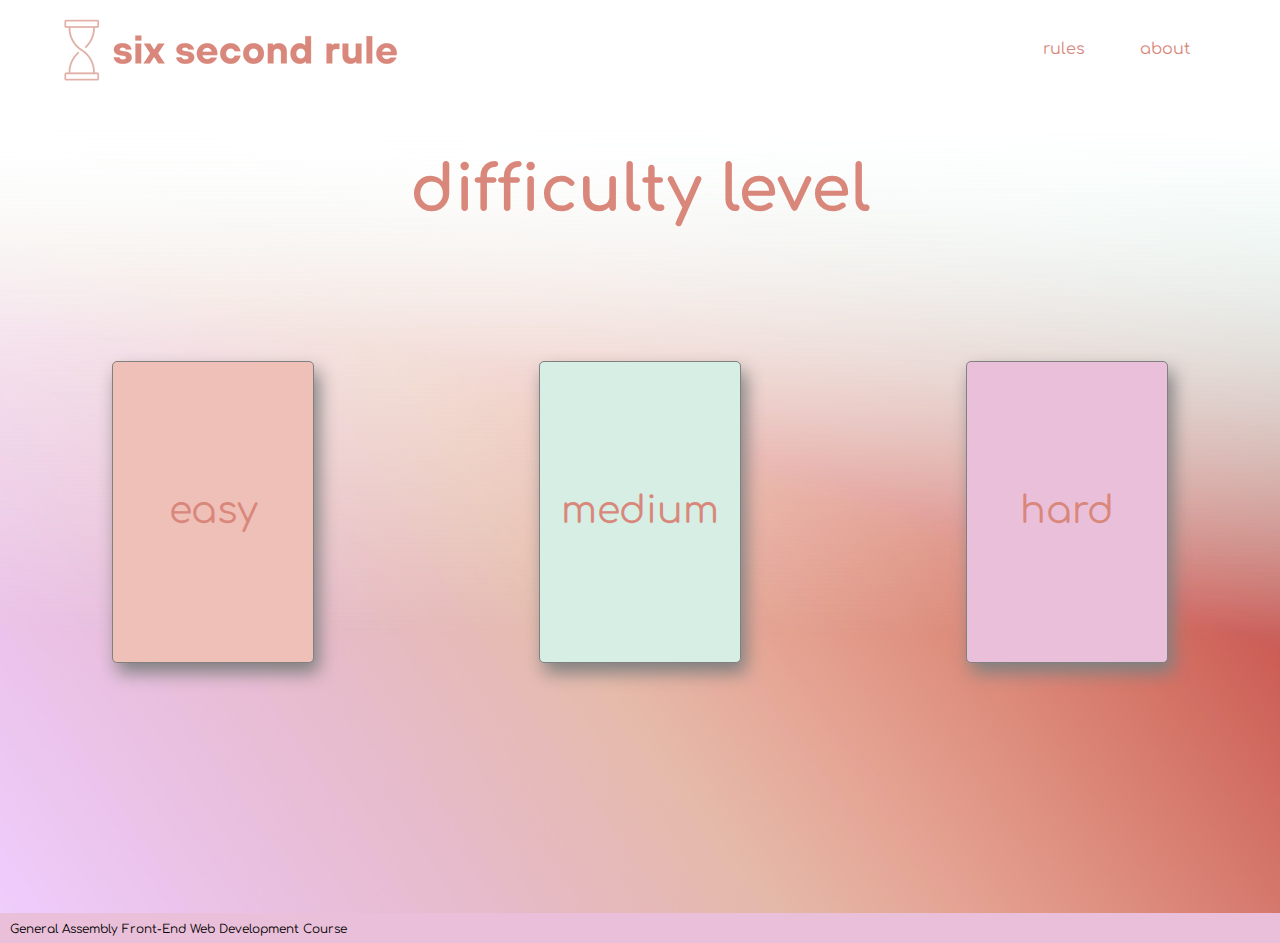
<file: index.html>
<!DOCTYPE html>
<html lang="en">

<head>
    <meta charset="UTF-8">
    <meta http-equiv="X-UA-Compatible" content="IE=edge">
    <meta name="viewport" content="width=device-width, initial-scale=1.0">
    <title>Six Second Rule</title>
    <link rel="stylesheet" href="css/normalize.css">
    <link rel="stylesheet" href="css/styles.css">
    <link href="https://fonts.googleapis.com/css2?family=Comfortaa:wght@300;400;500;600;700&display=swap"
        rel="stylesheet">
</head>


<body>
    <header>
        <a href="index.html">
            <img class="logo" src="img/six second rule.png" alt="6 Second Rule Logo">
        </a>
        <nav>
            <a href="">rules</a>
            <a href="">about</a>
            <img id="menu" src="img/menu-icon-5.png" alt="hamburger menu icon">
            </div>
        </nav>
    </header>
    <section class="dropdown">
        <div class="dropdown-menu" id="menu-card">
            <ul class="menu-items">
                <li><a href="#">rules</a></li>
                <li><a href="#">about</a></li>
            </ul>
        </div>
    </section>
    </div>
    <main style="background-image: url('img/white-gradient-background.png');">
        <h2>difficulty level</h2>
        <section class="difficulty-card">
            <div class="card easy-card">
                <a href="game.html">easy</a>
            </div>

            <div class="card medium-card">
                <a href="game.html">medium</a>
            </div>

            <div class="card hard-card">
                <a href="game.html">hard</a>
            </div>
        </section>
    </main>

    <footer>
        <p>General Assembly Front-End Web Development Course</p>
    </footer>
    <script src="javascript/main.js"></script>
</body>


</html>
</file>
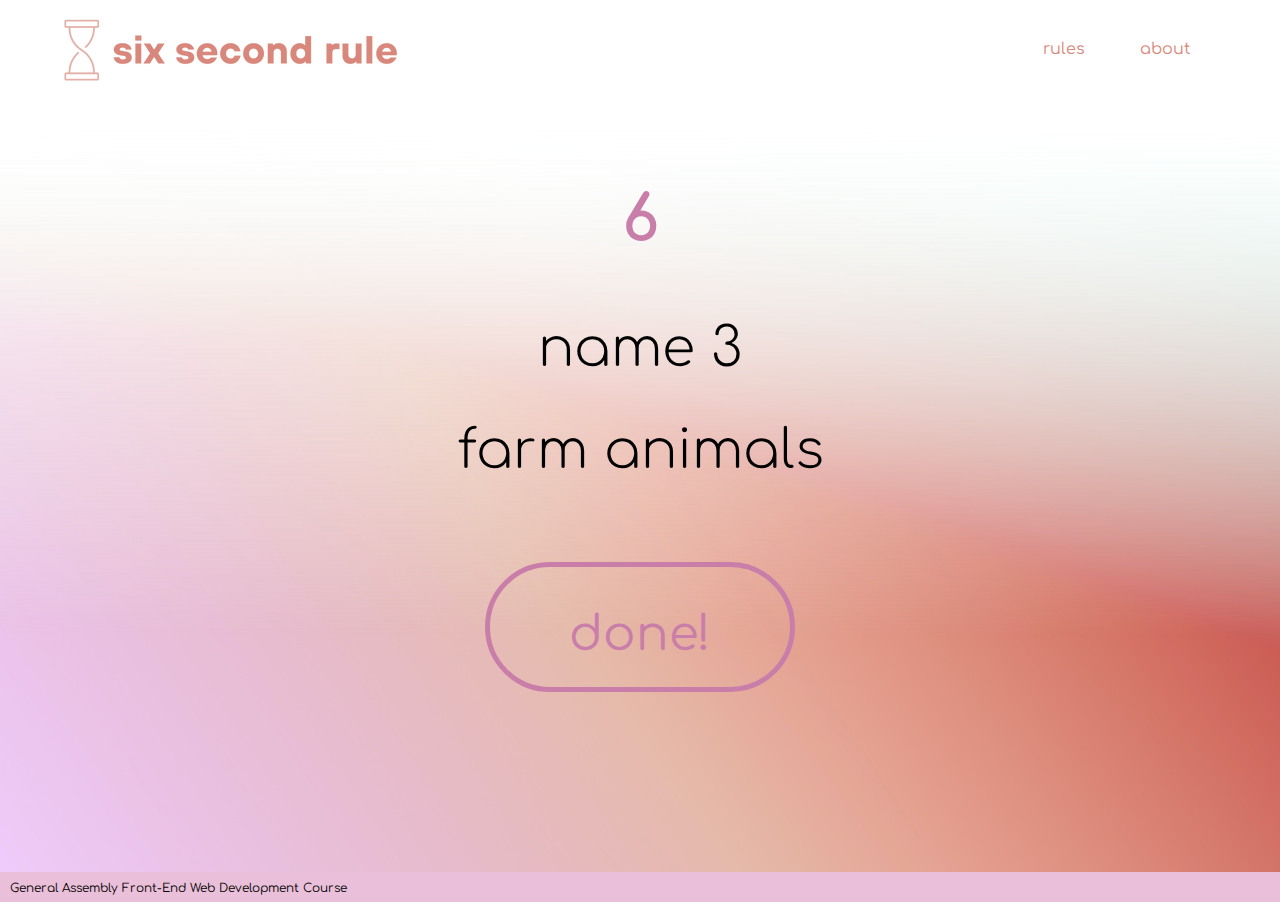
<file: game.html>
<!DOCTYPE html>
<html lang="en">

<head>
    <meta charset="UTF-8">
    <meta http-equiv="X-UA-Compatible" content="IE=edge">
    <meta name="viewport" content="width=device-width, initial-scale=1.0">
    <title>Six Second Rule</title>
    <link rel="stylesheet" href="css/normalize.css">
    <link rel="stylesheet" href="css/styles.css">
    <link href="https://fonts.googleapis.com/css2?family=Comfortaa:wght@300;400;500;600;700&display=swap"
        rel="stylesheet">
</head>


<body>
    <header>
        <a href="index.html">
            <img class="logo" src="img/six second rule.png" alt="6 Second Rule Logo">
        </a>
        <nav>
            <a href="">rules</a>
            <a href="">about</a>
            <img class="menu-icon" src="img/menu-icon-5.png" alt="hamburger menu icon">
        </nav>
    </header>
    <section class="dropdown">
        <div class="dropdown-menu" id="menu">
            <ul class="menu-items">
                <li><a href="#">rules</a></li>
                <li><a href="#">about</a></li>
            </ul>
        </div>
    </section>
    <main style="background-image: url('img/white-gradient-background.png');">
        <section class="gamespace">
            <div class="timer">
                <p id="seconds">6</p>
            </div>
            <div class="prompt name-3">
                name 3
            </div>
            <div class="prompt" id="question-box">
                hold
            </div>
            <a class="done-button" href="">done!</a>
        </section>
    </main>

    <footer>
        <p>General Assembly Front-End Web Development Course</p>
    </footer>
    <script src="javascript/game.js"></script>
</body>


</html>
</file>
<file: css/styles.css>
/* Global */
main {
    background-size: cover;
}

header {
    font-family: Comfortaa;
    display: flex;
    justify-content: space-between;
}

.logo {
    padding-left: 40px;
}

nav {
  margin-top: 40px;
}

nav a {
    text-decoration: none;
    color: #D9877B;
    padding-right: 50px;
}

nav img {
    height: 40px;
    width: 40px;

}

nav img:hover {
    cursor: pointer;
}


.dropdown#menu-card{
    padding-right: 20px;
}

.dropdown-menu {
    background-color: #F7E3EF;
    font-family: Comfortaa;
    height: 120px;
    width: 150px;
    text-align: left;
    border: 1px #F7E3EF solid;
    border-radius: 10px;
}

.dropdown-menu a {
    color: #D9877B;
    text-decoration: none;
}

.dropdown-menu li {
    padding: 10px 0px;
}

.dropdown-menu ul {
    list-style-type: none;
}

/* Homepage */

.difficulty-card {
    display: flex;
    justify-content: space-around;
}

.difficulty-card div {
    height: 300px;
    width: 200px;
    border: gray 1px solid;
    border-radius: 5px;
    margin: 80px 0px 250px 0px;
    display: flex;
    justify-content: center;
    align-items: center;
    box-shadow: 5px 10px 18px gray;
    animation: float 2s infinite alternate;
}


main div a {
    font-family: Comfortaa;
    text-decoration: none;
    font-size: 38px;
    color: #D9877B;  
}


main h2 {
    font-family: Comfortaa;
    color: #D9877B;  
    font-size: 64px;
    text-align: center;
    padding-top: 50px;
    margin-top: 0px;
}

.easy-card {
    background-color: #EFC0B8;
    color: #D9877B;
}

.easy-card:hover {
    background-color: #F7DDD9;
    transition: 0.4s ease-in-out;
}

.medium-card {
    background-color: #D6EEE3;
    color: #D9877B;
}

.medium-card:hover {
    background-color: #EAF7F1;
    transition: 0.4s ease-in-out;
}

.hard-card {
    background-color: #EABFD9;
    color: #D9877B;
}

.hard-card:hover {
    background-color: #F7E3EF;
    transition: 0.4s ease-in-out;
}


@keyframes float {
    from {
      transform: translateY(0px);
    }
    to {
      transform: translateY(-20px);
    }
}

footer {
    background-color: #EABFD9;
    height: 30px;
}

footer p {
    margin: 0px;
    font-family: Comfortaa;
    padding: 10px 0px 0px 10px;
    font-size: 12px;
}

/* Game Page */
.gamespace {
    display: flex;
    flex-direction: column;
    justify-content: center;
    align-items: center;
}

.timer p{
    font-family: Comfortaa;
    font-size: 64px;
    color: #C97EAA;
    font-weight: 900;
    padding: 20px 40px;
    margin: 60px 0px 20px 0px;
}

.prompt {
    font-family: Comfortaa;
    font-size: 54px;
    margin-top: 40px;
    font-weight: 200;
}

.name-3 {
    margin-top: 20px;
}

.done-button {
    font-family: Comfortaa;
    text-decoration: none;
    color: #C97EAA;
    font-size: 48px;
    border: #C97EAA 5px solid;
    width: 300px;
    height: 80px;
    border-radius: 100px;
    margin: 80px 0px 180px 0px;
    text-align: center;
    padding-top: 40px;
}

.done-button:hover {
    background-color: #FFFFFF90;
}

footer {
    background-color: #EABFD9;
    height: 30px;
}

footer p {
    margin: 0px;
    font-family: Comfortaa;
    padding: 10px 0px 0px 10px;
    font-size: 12px;
}

/* Desktop/Tablet*/
@media (min-width: 761px){
    header {
        font-family: Comfortaa;
        text-decoration: none;
        color:black;
        display: flex;
        justify-content: space-between;
    }
    
    nav {
      margin-top: 40px;
      padding-right: 40px;
    }
    
    nav img {
        display: none;
    }

    .dropdown {
        display: none;
    }
}

/* Mobile */
@media (max-width: 760px) {

    nav {
        margin-top: 32px;
    }
    nav a {
        display: none;
    }

    nav img {
        margin-right: 20px;
    }

    .dropdown-menu {
        display: none;
    }

    .show {
        display: flex;
        flex-direction: flex-end;
    }

    .dropdown {
        display: flex; 
        justify-content: flex-end;
    }

    .difficulty-card {
       display: flex;
       flex-direction: column;
       justify-content: center;
       align-items: center;
    }

    .difficulty-card div {
        height: 100px;
        width: 400px;
        margin: 45px 0px;
        
    }



}
</file>
